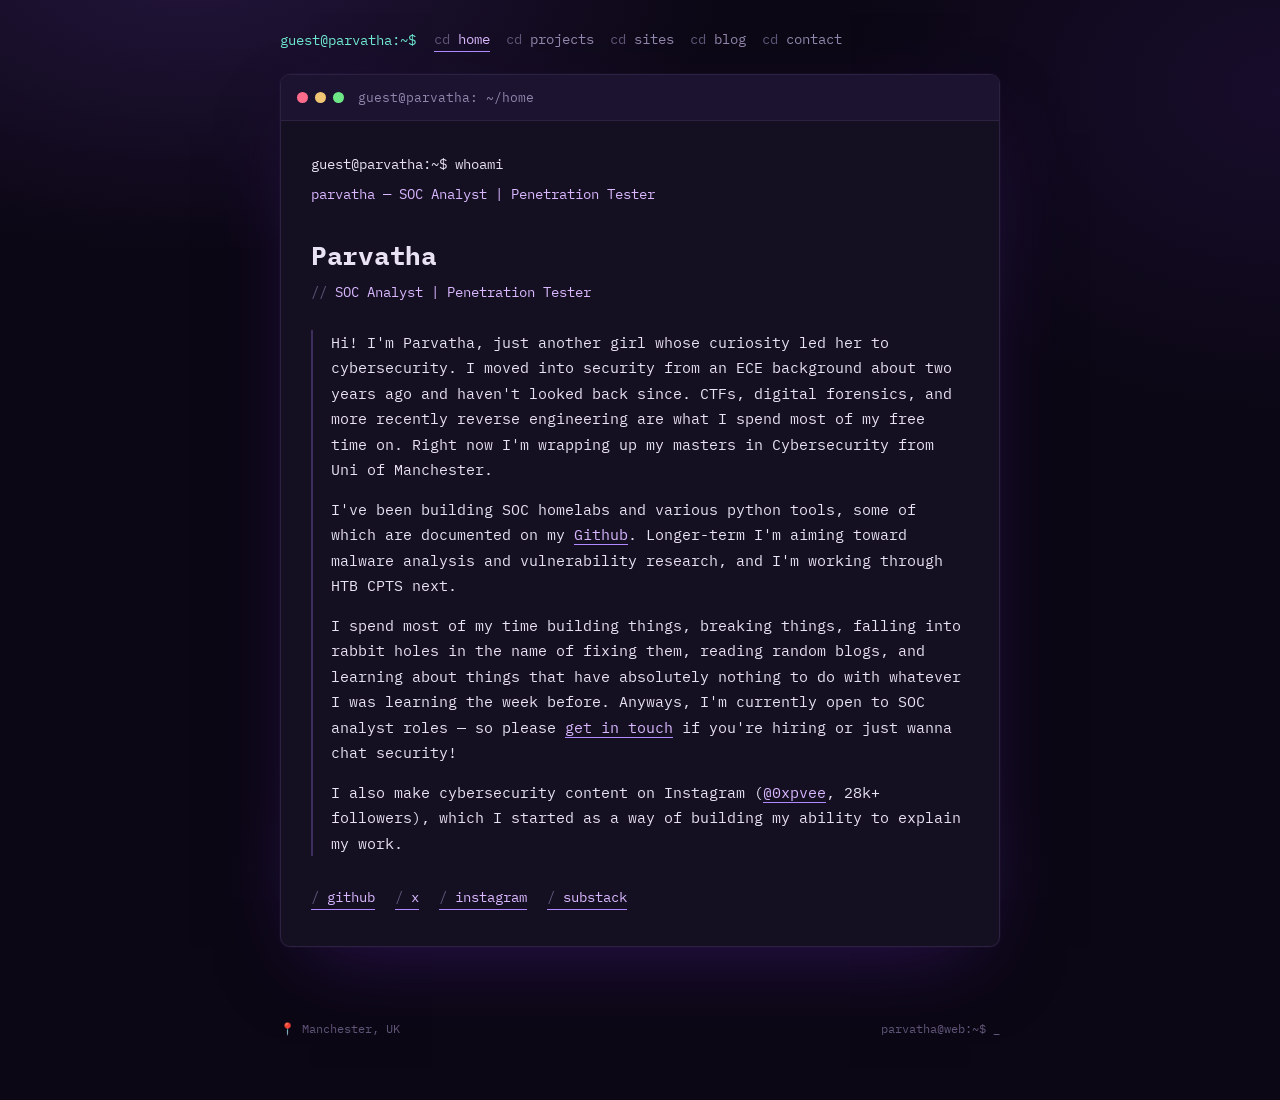
<file: index.html>
<!DOCTYPE html>
<html lang="en">
<head>
<meta charset="UTF-8">
<meta name="viewport" content="width=device-width, initial-scale=1.0">
<title>Parvatha · Cybersecurity</title>
<meta name="description" content="Parvatha — SOC Analyst | Penetration Tester">
<link rel="stylesheet" href="style.css">
</head>
<body>

  <nav class="termnav">
    <span class="prompt">guest@parvatha:~$</span>
    <div class="cmds">
      <a href="index.html" class="active">home</a>
      <a href="projects.html">projects</a>
      <a href="sites.html">sites</a>
      <a href="blog.html">blog</a>
      <a href="contact.html">contact</a>
    </div>
  </nav>

  <div class="wrap">
    <div class="term-frame">
      <div class="term-titlebar">
        <div class="term-dots"><span></span><span></span><span></span></div>
        <div class="fname">guest@parvatha: ~/home</div>
      </div>
      <div class="term-body">

        <div class="boot" id="boot"></div>

        <div id="content" style="opacity:0; transition: opacity .4s ease;">
          <h1>Parvatha</h1>
          <div class="role">SOC Analyst | Penetration Tester</div>

          <section class="prose-block">
            <p>Hi! I'm Parvatha, just another girl whose curiosity led her to cybersecurity. I moved into security from an ECE background about two years ago and haven't looked back since. CTFs, digital forensics, and more recently reverse engineering are what I spend most of my free time on. Right now I'm wrapping up my masters in Cybersecurity from Uni of Manchester.</p>
            <p>I've been building SOC homelabs and various python tools, some of which are documented on my <a href="https://github.com/parvathaa" target="_blank" rel="noopener">Github</a>. Longer-term I'm aiming toward malware analysis and vulnerability research, and I'm working through HTB CPTS next.</p>
            <p>I spend most of my time building things, breaking things, falling into rabbit holes in the name of fixing them, reading random blogs, and learning about things that have absolutely nothing to do with whatever I was learning the week before. Anyways, I'm currently open to SOC analyst roles — so please <a href="https://p4rvatha.com/contact">get in touch</a> if you're hiring or just wanna chat security!</p>
            <p>I also make cybersecurity content on Instagram (<a href="https://www.instagram.com/0xpvee/" target="_blank" rel="noopener">@0xpvee</a>, 28k+ followers), which I started as a way of building my ability to explain my work.</p>
          </section>

          <div class="links">
            <a href="https://github.com/parvathaa" target="_blank" rel="noopener">github</a>
            <a href="https://x.com/0xpvee" target="_blank" rel="noopener">x</a>
            <a href="https://www.instagram.com/0xpvee/" target="_blank" rel="noopener">instagram</a>
            <a href="https://substack.com/@0xpvee" target="_blank" rel="noopener">substack</a>
          </div>
        </div>

      </div>
    </div>
  </div>

  <footer>
    <span>📍 Manchester, UK</span>
    <span>parvatha@web:~$ <span class="cursor-blink">_</span></span>
  </footer>

<script>
(function(){
  var lines = [
    { type: "in",  text: "whoami" },
    { type: "out", text: "parvatha — SOC Analyst | Penetration Tester" }
  ];
  var boot = document.getElementById('boot');
  var content = document.getElementById('content');

  function prefix(type){
    return type === "in"
      ? '<span class="in">guest@parvatha:~$</span> '
      : '';
  }

  function typeLine(i){
    if(i >= lines.length){
      content.style.opacity = 1;
      return;
    }
    var l = lines[i];
    var el = document.createElement('div');
    el.className = 'line ' + l.type;
    el.style.animationDelay = '0s';
    boot.appendChild(el);

    var full = prefix(l.type) + '<span class="typed"></span>';
    el.innerHTML = full;
    var typedEl = el.querySelector('.typed');
    var chars = l.text.split('');
    var ci = 0;

    function step(){
      if(ci <= chars.length){
        typedEl.textContent = chars.slice(0, ci).join('');
        ci++;
        setTimeout(step, l.type === 'in' ? 28 : 10);
      } else {
        setTimeout(function(){ typeLine(i+1); }, l.type === 'in' ? 120 : 260);
      }
    }
    step();
  }

  typeLine(0);
})();
</script>

<!-- Cloudflare Web Analytics --><script type='module' src='https://static.cloudflareinsights.com/beacon.min.js' data-cf-beacon='{"token": "0a25250b7298408ea5e48ab88077b7f2"}'></script><!-- End Cloudflare Web Analytics -->
</body>
</html>
</file>
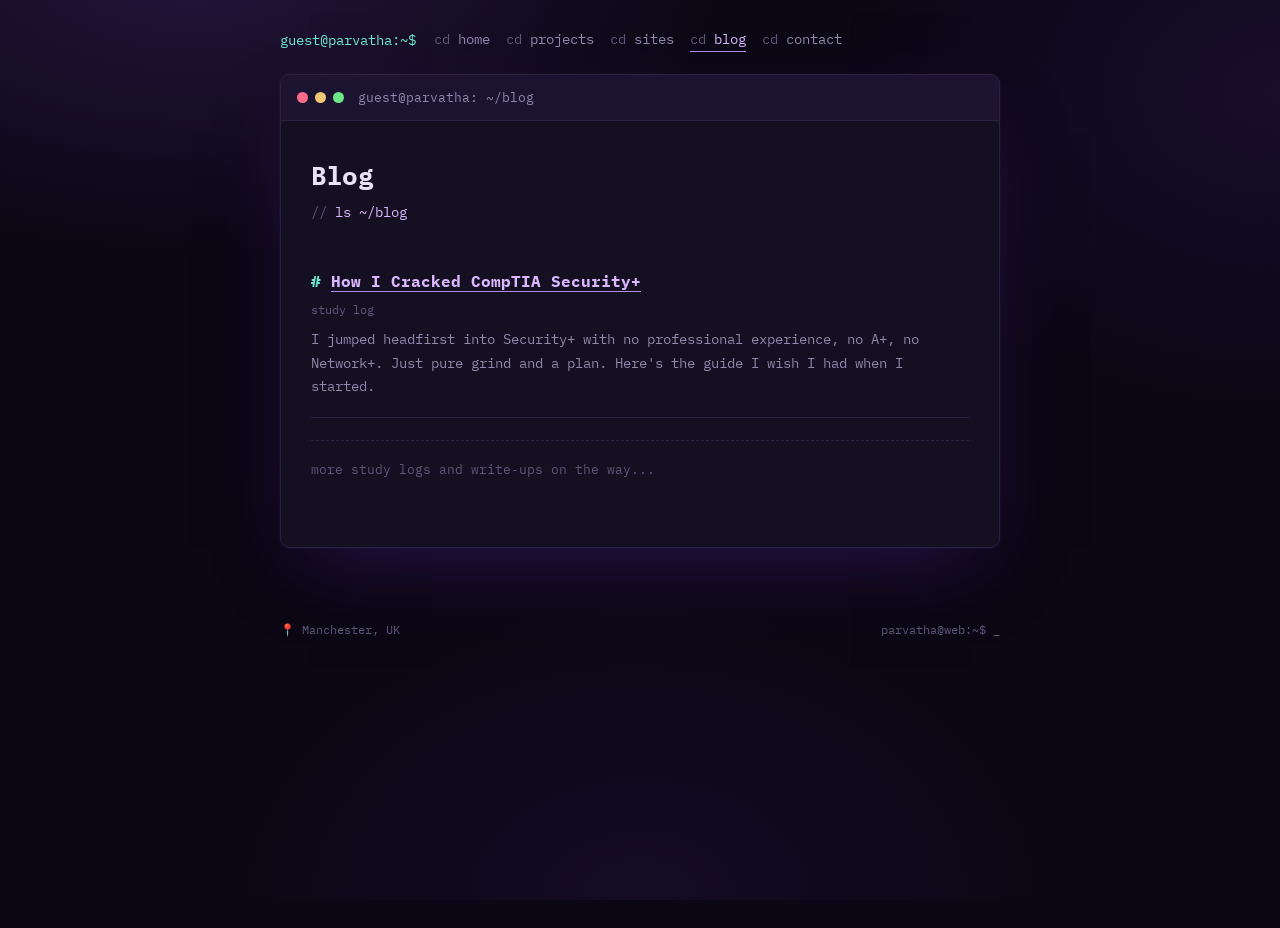
<file: blog.html>
<!DOCTYPE html>
<html lang="en">
<head>
<meta charset="UTF-8">
<meta name="viewport" content="width=device-width, initial-scale=1.0">
<title>Blog · Parvatha</title>
<link rel="stylesheet" href="style.css">
</head>
<body>

  <nav class="termnav">
    <span class="prompt">guest@parvatha:~$</span>
    <div class="cmds">
      <a href="index.html">home</a>
      <a href="projects.html">projects</a>
      <a href="sites.html">sites</a>
      <a href="blog.html" class="active">blog</a>
      <a href="contact.html">contact</a>
    </div>
  </nav>

  <div class="wrap">
    <div class="term-frame">
      <div class="term-titlebar">
        <div class="term-dots"><span></span><span></span><span></span></div>
        <div class="fname">guest@parvatha: ~/blog</div>
      </div>
      <div class="term-body">

        <h1>Blog</h1>
        <div class="role">ls ~/blog</div>

        <section>
          <div class="post-item">
            <h2><a href="blog-security-plus.html">How I Cracked CompTIA Security+</a></h2>
            <div class="meta">study log</div>
            <p>I jumped headfirst into Security+ with no professional experience, no A+, no Network+. Just pure grind and a plan. Here's the guide I wish I had when I started.</p>
          </div>

          <div class="soon">more study logs and write-ups on the way...</div>
        </section>

      </div>
    </div>
  </div>

  <footer>
    <span>📍 Manchester, UK</span>
    <span>parvatha@web:~$ <span class="cursor-blink">_</span></span>
  </footer>

</body>
</html>
</file>
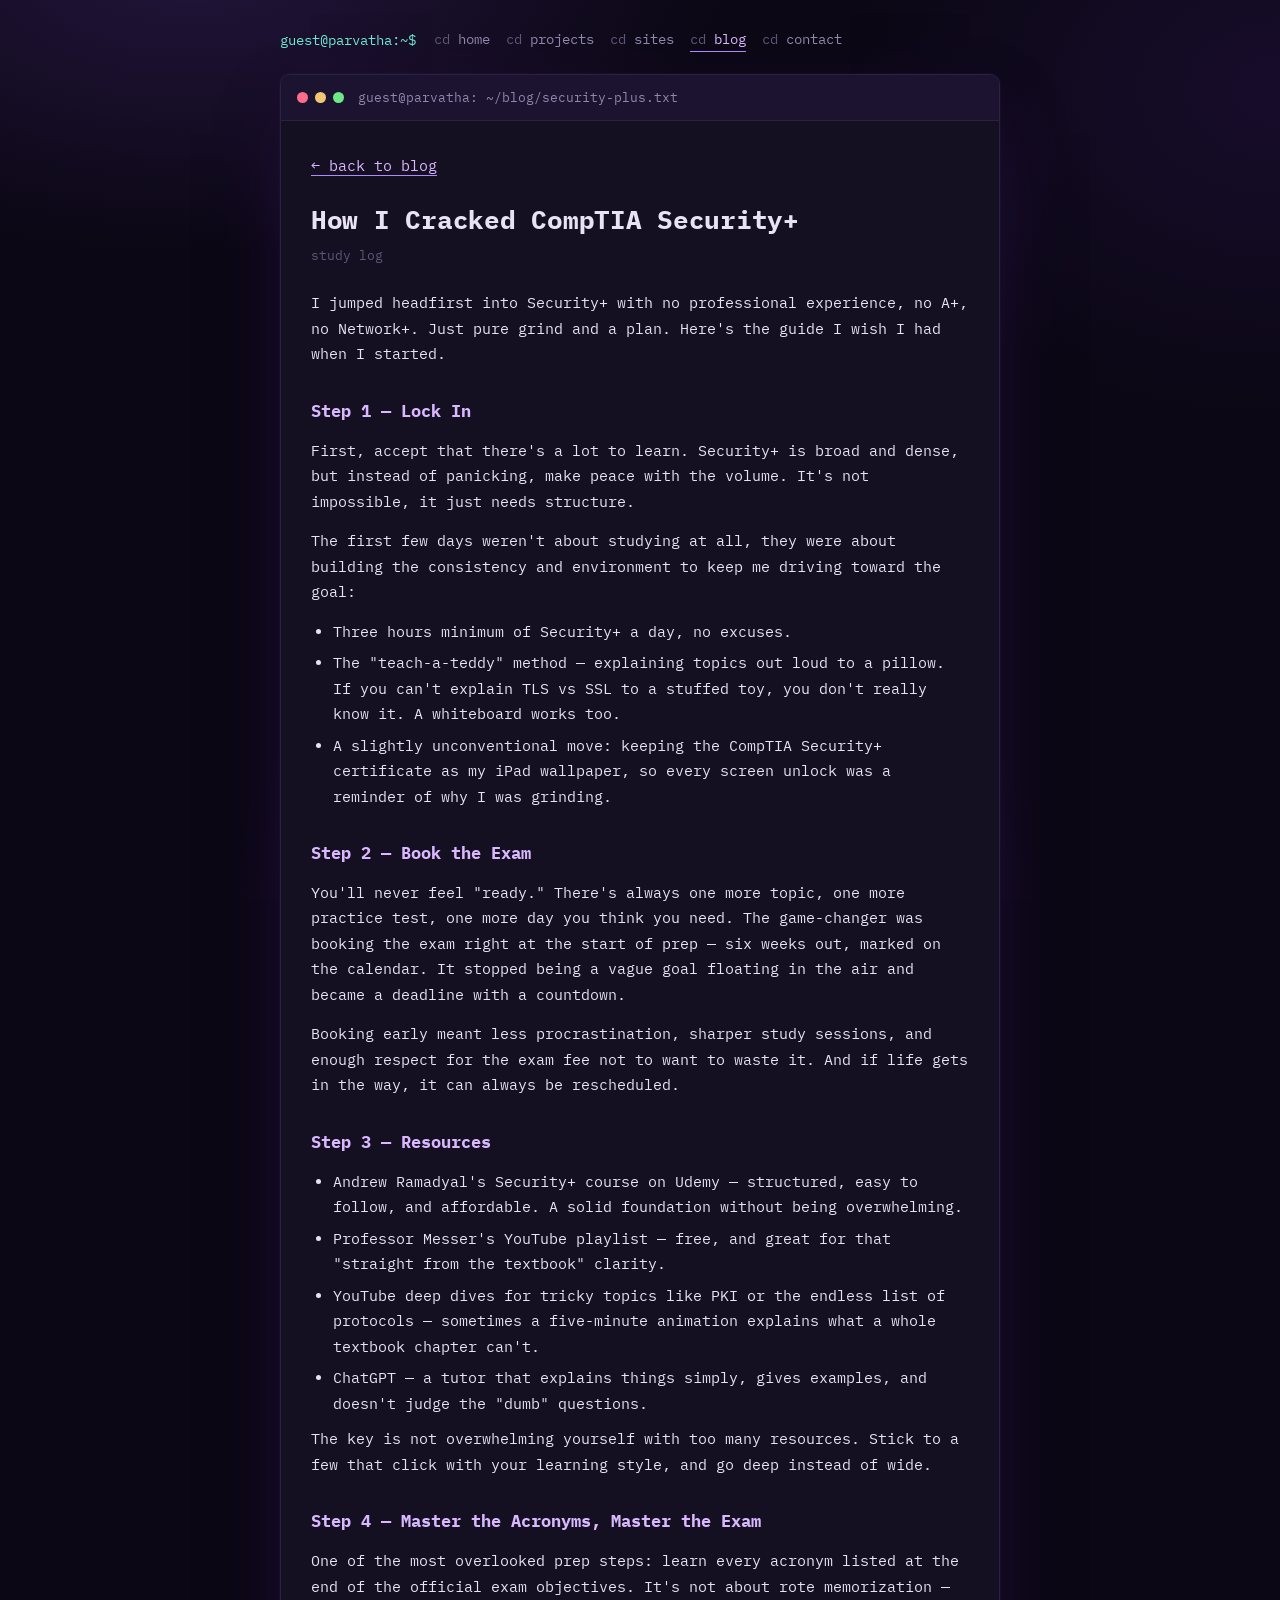
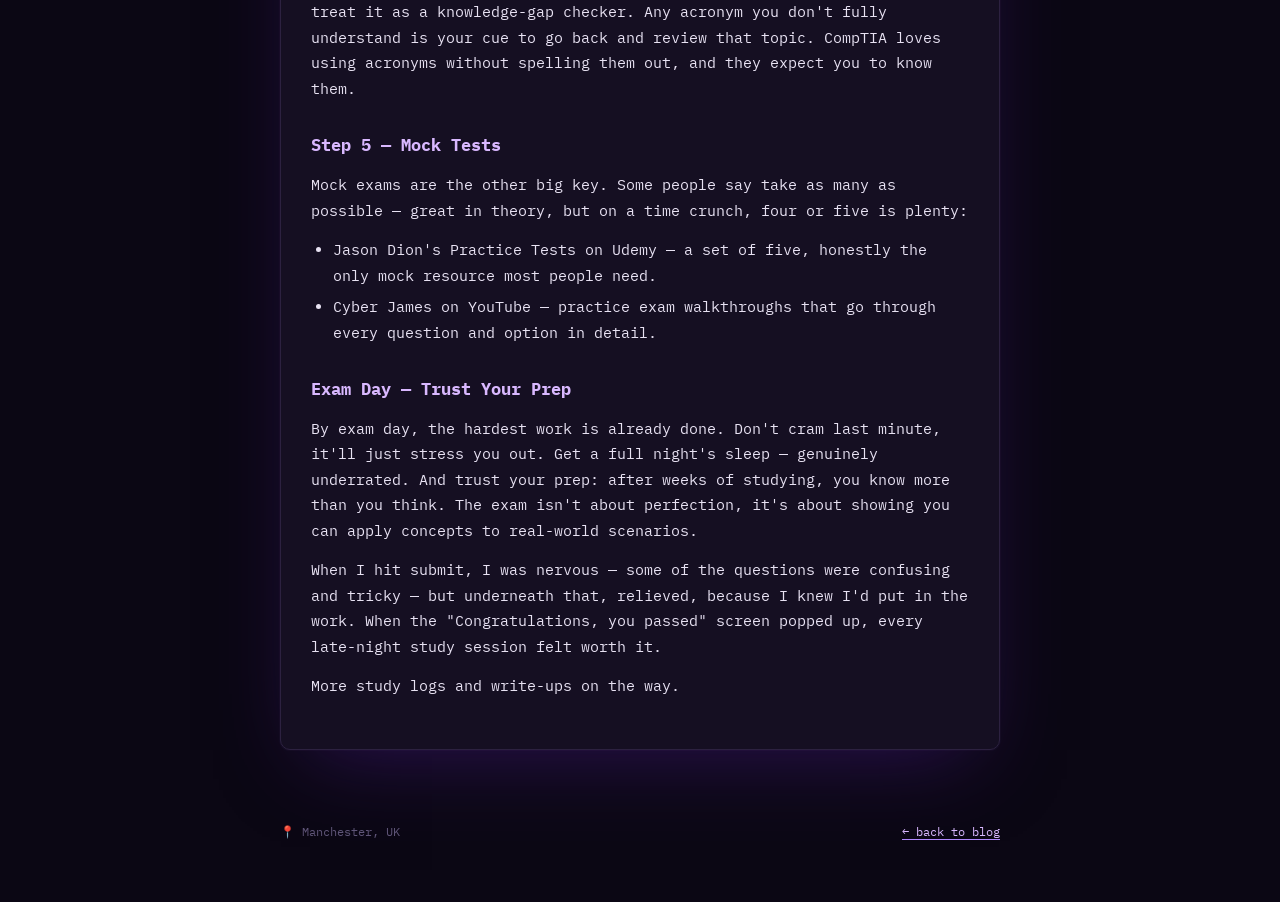
<file: blogsecurityplus.html>
<!DOCTYPE html>
<html lang="en">
<head>
<meta charset="UTF-8">
<meta name="viewport" content="width=device-width, initial-scale=1.0">
<title>How I Cracked CompTIA Security+ · Parvatha</title>
<link rel="stylesheet" href="style.css">
</head>
<body>

  <nav class="termnav">
    <span class="prompt">guest@parvatha:~$</span>
    <div class="cmds">
      <a href="index.html">home</a>
      <a href="projects.html">projects</a>
      <a href="sites.html">sites</a>
      <a href="blog.html" class="active">blog</a>
      <a href="contact.html">contact</a>
    </div>
  </nav>

  <div class="wrap">
    <div class="term-frame">
      <div class="term-titlebar">
        <div class="term-dots"><span></span><span></span><span></span></div>
        <div class="fname">guest@parvatha: ~/blog/security-plus.txt</div>
      </div>
      <div class="term-body">

        <div style="margin-bottom:18px;"><a href="blog.html">← back to blog</a></div>

        <h1>How I Cracked CompTIA Security+</h1>
        <div class="post-meta">study log</div>

        <div class="post">
          <p>I jumped headfirst into Security+ with no professional experience, no A+, no Network+. Just pure grind and a plan. Here's the guide I wish I had when I started.</p>

          <h2>Step 1 — Lock In</h2>
          <p>First, accept that there's a lot to learn. Security+ is broad and dense, but instead of panicking, make peace with the volume. It's not impossible, it just needs structure.</p>
          <p>The first few days weren't about studying at all, they were about building the consistency and environment to keep me driving toward the goal:</p>
          <ul>
            <li>Three hours minimum of Security+ a day, no excuses.</li>
            <li>The "teach-a-teddy" method — explaining topics out loud to a pillow. If you can't explain TLS vs SSL to a stuffed toy, you don't really know it. A whiteboard works too.</li>
            <li>A slightly unconventional move: keeping the CompTIA Security+ certificate as my iPad wallpaper, so every screen unlock was a reminder of why I was grinding.</li>
          </ul>

          <h2>Step 2 — Book the Exam</h2>
          <p>You'll never feel "ready." There's always one more topic, one more practice test, one more day you think you need. The game-changer was booking the exam right at the start of prep — six weeks out, marked on the calendar. It stopped being a vague goal floating in the air and became a deadline with a countdown.</p>
          <p>Booking early meant less procrastination, sharper study sessions, and enough respect for the exam fee not to want to waste it. And if life gets in the way, it can always be rescheduled.</p>

          <h2>Step 3 — Resources</h2>
          <ul>
            <li>Andrew Ramadyal's Security+ course on Udemy — structured, easy to follow, and affordable. A solid foundation without being overwhelming.</li>
            <li>Professor Messer's YouTube playlist — free, and great for that "straight from the textbook" clarity.</li>
            <li>YouTube deep dives for tricky topics like PKI or the endless list of protocols — sometimes a five-minute animation explains what a whole textbook chapter can't.</li>
            <li>ChatGPT — a tutor that explains things simply, gives examples, and doesn't judge the "dumb" questions.</li>
          </ul>
          <p>The key is not overwhelming yourself with too many resources. Stick to a few that click with your learning style, and go deep instead of wide.</p>

          <h2>Step 4 — Master the Acronyms, Master the Exam</h2>
          <p>One of the most overlooked prep steps: learn every acronym listed at the end of the official exam objectives. It's not about rote memorization — treat it as a knowledge-gap checker. Any acronym you don't fully understand is your cue to go back and review that topic. CompTIA loves using acronyms without spelling them out, and they expect you to know them.</p>

          <h2>Step 5 — Mock Tests</h2>
          <p>Mock exams are the other big key. Some people say take as many as possible — great in theory, but on a time crunch, four or five is plenty:</p>
          <ul>
            <li>Jason Dion's Practice Tests on Udemy — a set of five, honestly the only mock resource most people need.</li>
            <li>Cyber James on YouTube — practice exam walkthroughs that go through every question and option in detail.</li>
          </ul>

          <h2>Exam Day — Trust Your Prep</h2>
          <p>By exam day, the hardest work is already done. Don't cram last minute, it'll just stress you out. Get a full night's sleep — genuinely underrated. And trust your prep: after weeks of studying, you know more than you think. The exam isn't about perfection, it's about showing you can apply concepts to real-world scenarios.</p>
          <p>When I hit submit, I was nervous — some of the questions were confusing and tricky — but underneath that, relieved, because I knew I'd put in the work. When the "Congratulations, you passed" screen popped up, every late-night study session felt worth it.</p>
          <p>More study logs and write-ups on the way.</p>
        </div>

      </div>
    </div>
  </div>

  <footer>
    <span>📍 Manchester, UK</span>
    <span><a href="blog.html">← back to blog</a></span>
  </footer>

</body>
</html>
</file>
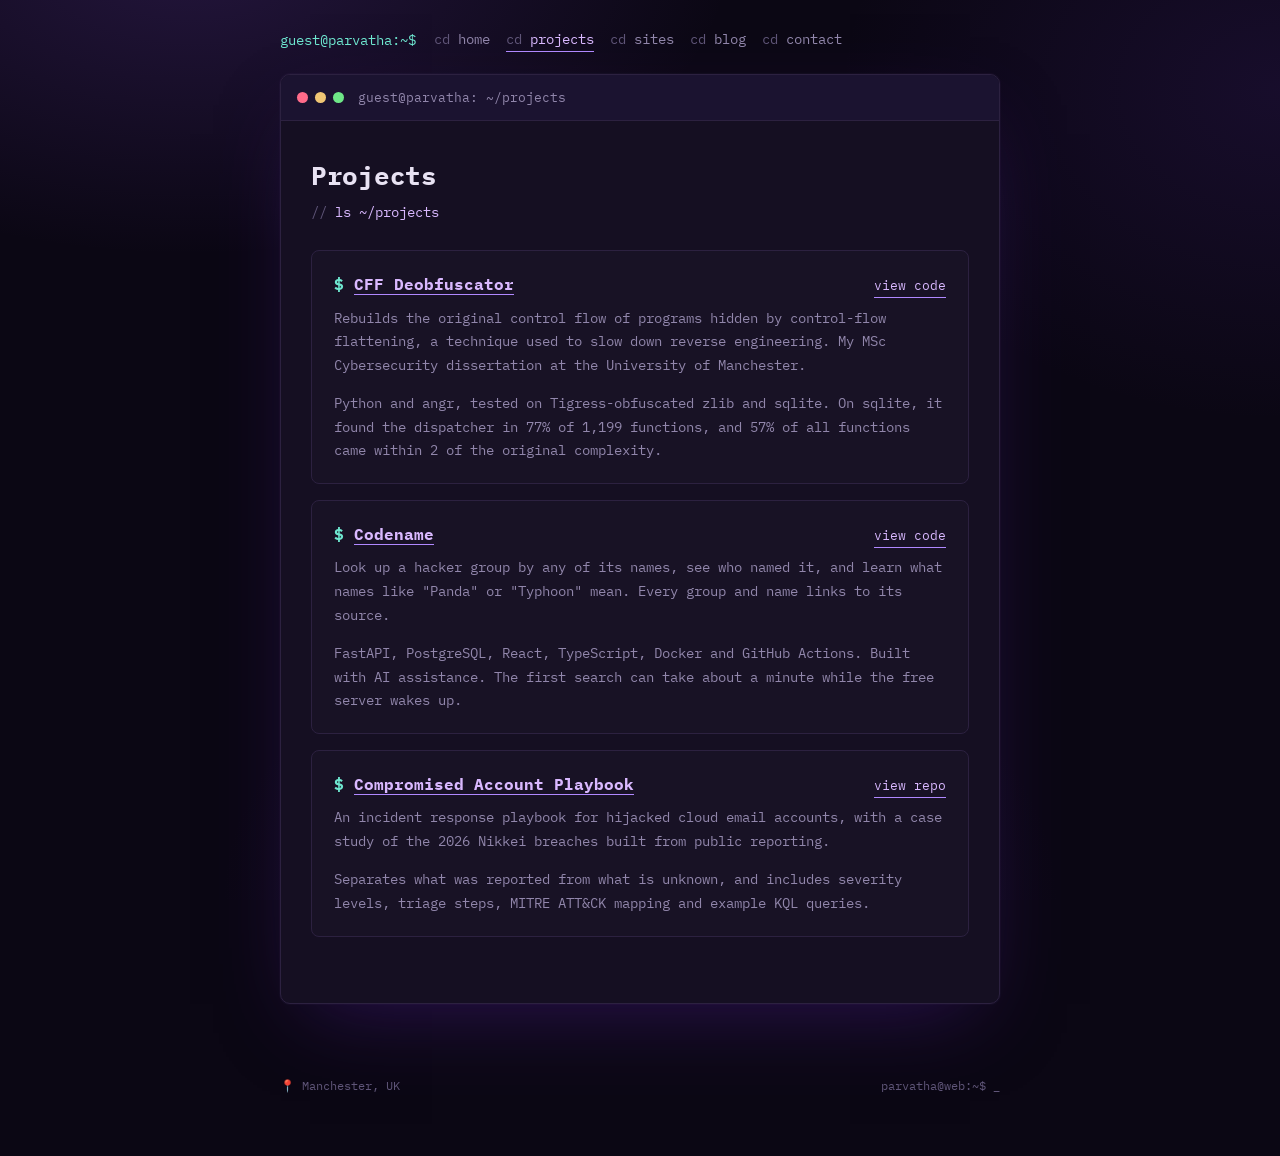
<file: projects.html>
<!DOCTYPE html>
<html lang="en">
<head>
  <meta charset="UTF-8">
  <meta name="viewport" content="width=device-width, initial-scale=1.0">
  <title>Parvatha · Projects</title>
  <link rel="stylesheet" href="style.css">
</head>
<body>

  <nav class="termnav">
    <span class="prompt">guest@parvatha:~$</span>
    <div class="cmds">
      <a href="index.html">home</a>
      <a href="projects.html" class="active">projects</a>
      <a href="sites.html">sites</a>
      <a href="blog.html">blog</a>
      <a href="contact.html">contact</a>
    </div>
  </nav>

  <div class="wrap">
    <div class="term-frame">
      <div class="term-titlebar">
        <div class="term-dots"><span></span><span></span><span></span></div>
        <div class="fname">guest@parvatha: ~/projects</div>
      </div>
      <div class="term-body">

        <h1>Projects</h1>
        <div class="role">ls ~/projects</div>

        <section>
          <div class="card">
            <div class="card-head">
              <h2><a href="https://github.com/parvathaa/cff-deobfuscator" target="_blank" rel="noopener">CFF Deobfuscator</a></h2>
              <a class="repo-link" href="https://github.com/parvathaa/cff-deobfuscator" target="_blank" rel="noopener">view code</a>
            </div>
            <p>Rebuilds the original control flow of programs hidden by control-flow flattening, a technique used to slow down reverse engineering. My MSc Cybersecurity dissertation at the University of Manchester.</p>
            <p>Python and angr, tested on Tigress-obfuscated zlib and sqlite. On sqlite, it found the dispatcher in 77% of 1,199 functions, and 57% of all functions came within 2 of the original complexity.</p>
          </div>

          <div class="card">
            <div class="card-head">
              <h2><a href="https://codename-lookup.netlify.app" target="_blank" rel="noopener">Codename</a></h2>
              <a class="repo-link" href="https://github.com/parvathaa/codename" target="_blank" rel="noopener">view code</a>
            </div>
            <p>Look up a hacker group by any of its names, see who named it, and learn what names like "Panda" or "Typhoon" mean. Every group and name links to its source.</p>
            <p>FastAPI, PostgreSQL, React, TypeScript, Docker and GitHub Actions. Built with AI assistance. The first search can take about a minute while the free server wakes up.</p>
          </div>

          <div class="card">
            <div class="card-head">
              <h2><a href="https://github.com/parvathaa/soc-playbooks-portfolio/blob/main/playbook-compromised-account-nikkei-case-study.md" target="_blank" rel="noopener">Compromised Account Playbook</a></h2>
              <a class="repo-link" href="https://github.com/parvathaa/soc-playbooks-portfolio" target="_blank" rel="noopener">view repo</a>
            </div>
            <p>An incident response playbook for hijacked cloud email accounts, with a case study of the 2026 Nikkei breaches built from public reporting.</p>
            <p>Separates what was reported from what is unknown, and includes severity levels, triage steps, MITRE ATT&amp;CK mapping and example KQL queries.</p>
          </div>
        </section>

      </div>
    </div>
  </div>

  <footer>
    <span>📍 Manchester, UK</span>
    <span>parvatha@web:~$ <span class="cursor-blink">_</span></span>
  </footer>

</body>
</html>
</file>
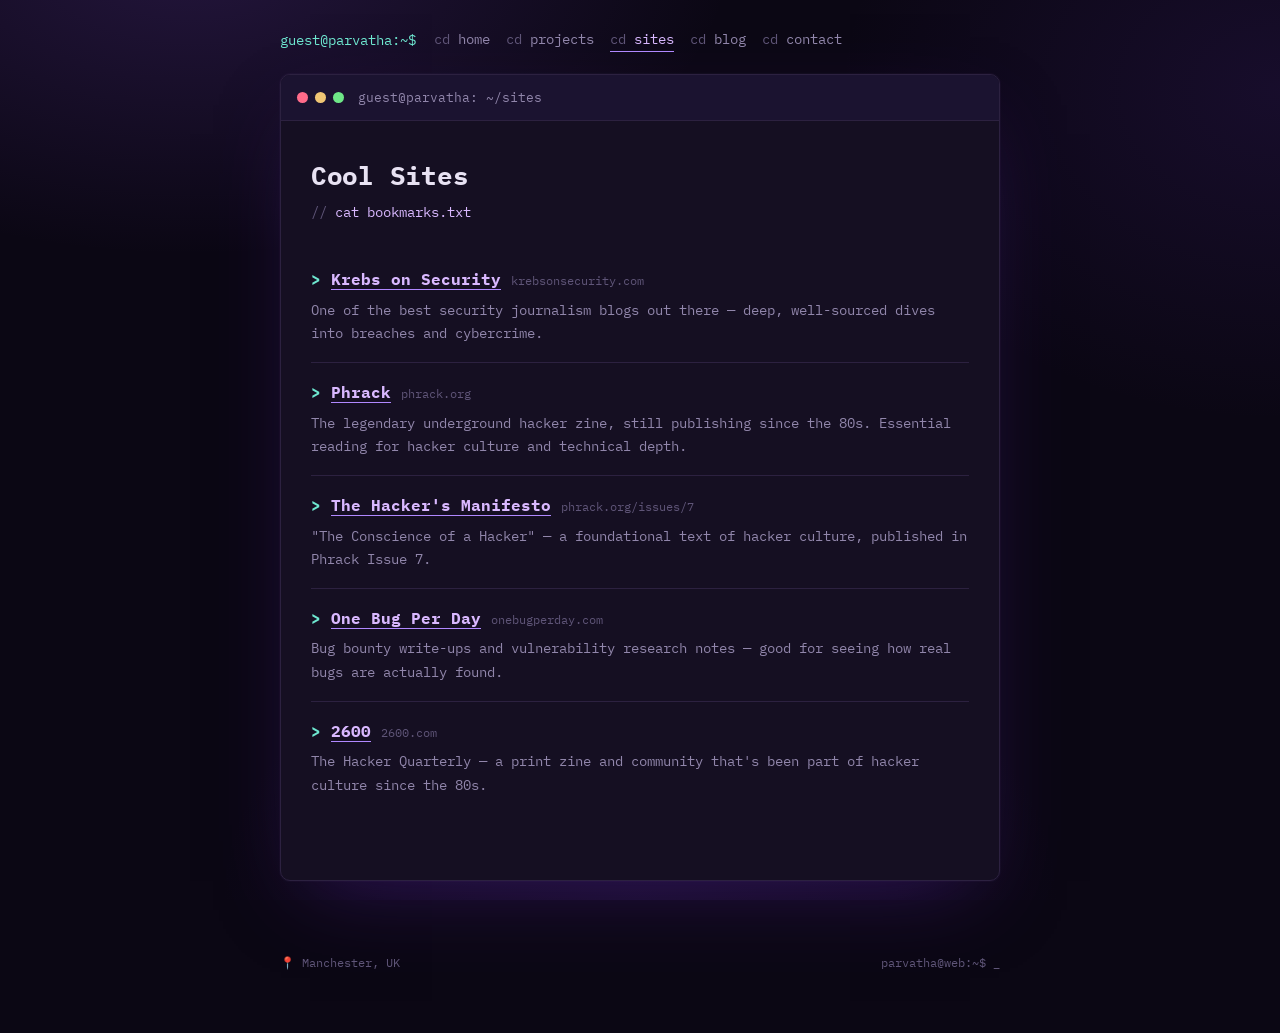
<file: sites.html>
<!DOCTYPE html>
<html lang="en">
<head>
<meta charset="UTF-8">
<meta name="viewport" content="width=device-width, initial-scale=1.0">
<title>Cool Sites · Parvatha</title>
<link rel="stylesheet" href="style.css">
</head>
<body>

  <nav class="termnav">
    <span class="prompt">guest@parvatha:~$</span>
    <div class="cmds">
      <a href="index.html">home</a>
      <a href="projects.html">projects</a>
      <a href="sites.html" class="active">sites</a>
      <a href="blog.html">blog</a>
      <a href="contact.html">contact</a>
    </div>
  </nav>

  <div class="wrap">
    <div class="term-frame">
      <div class="term-titlebar">
        <div class="term-dots"><span></span><span></span><span></span></div>
        <div class="fname">guest@parvatha: ~/sites</div>
      </div>
      <div class="term-body">

        <h1>Cool Sites</h1>
        <div class="role">cat bookmarks.txt</div>

        <section>

          <div class="site-item">
            <div class="site-head">
              <h2><a href="https://krebsonsecurity.com/" target="_blank" rel="noopener">Krebs on Security</a></h2>
              <span class="url">krebsonsecurity.com</span>
            </div>
            <p>One of the best security journalism blogs out there — deep, well-sourced dives into breaches and cybercrime.</p>
          </div>

          <div class="site-item">
            <div class="site-head">
              <h2><a href="https://phrack.org/" target="_blank" rel="noopener">Phrack</a></h2>
              <span class="url">phrack.org</span>
            </div>
            <p>The legendary underground hacker zine, still publishing since the 80s. Essential reading for hacker culture and technical depth.</p>
          </div>

          <div class="site-item">
            <div class="site-head">
              <h2><a href="https://phrack.org/issues/7/hackers-manifesto" target="_blank" rel="noopener">The Hacker's Manifesto</a></h2>
              <span class="url">phrack.org/issues/7</span>
            </div>
            <p>"The Conscience of a Hacker" — a foundational text of hacker culture, published in Phrack Issue 7.</p>
          </div>

          <div class="site-item">
            <div class="site-head">
              <h2><a href="https://www.onebugperday.com/" target="_blank" rel="noopener">One Bug Per Day</a></h2>
              <span class="url">onebugperday.com</span>
            </div>
            <p>Bug bounty write-ups and vulnerability research notes — good for seeing how real bugs are actually found.</p>
          </div>

          <div class="site-item">
            <div class="site-head">
              <h2><a href="https://www.2600.com/" target="_blank" rel="noopener">2600</a></h2>
              <span class="url">2600.com</span>
            </div>
            <p>The Hacker Quarterly — a print zine and community that's been part of hacker culture since the 80s.</p>
          </div>

        </section>

      </div>
    </div>
  </div>

  <footer>
    <span>📍 Manchester, UK</span>
    <span>parvatha@web:~$ <span class="cursor-blink">_</span></span>
  </footer>

</body>
</html>
</file>
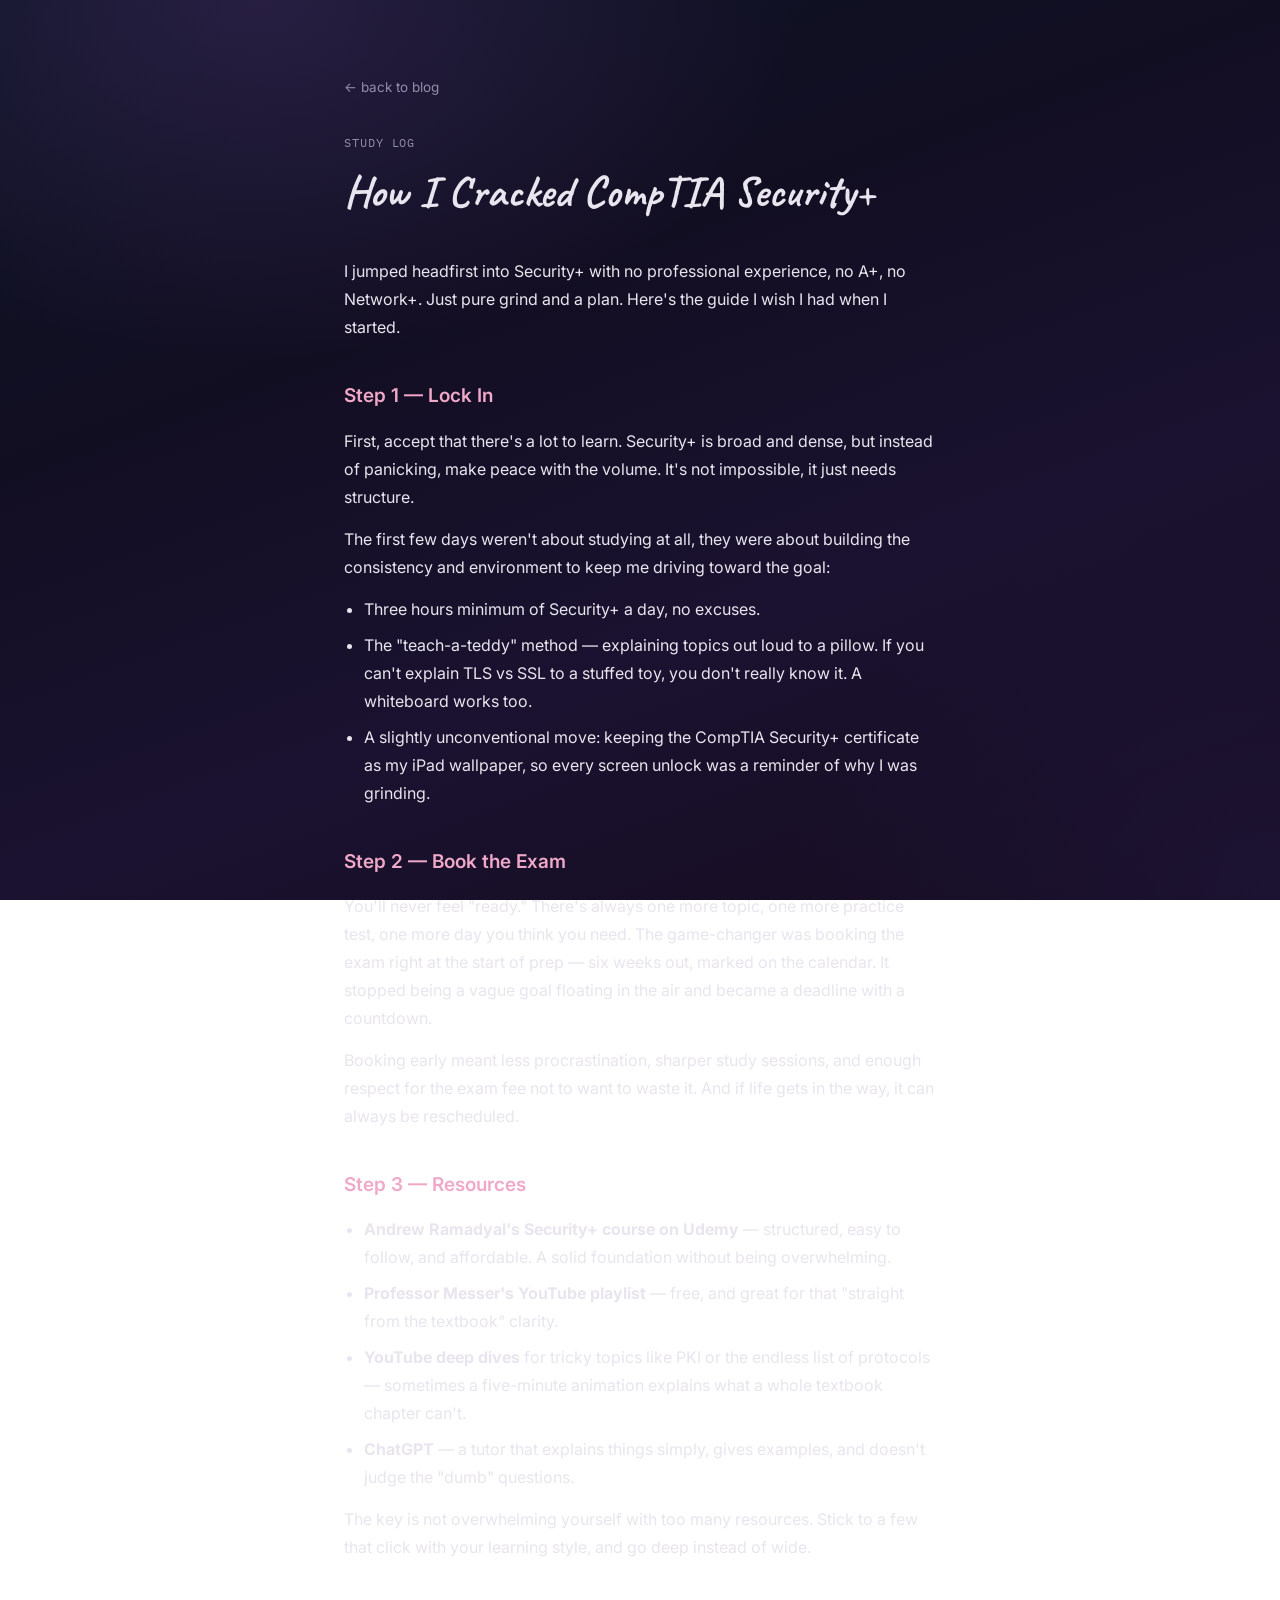
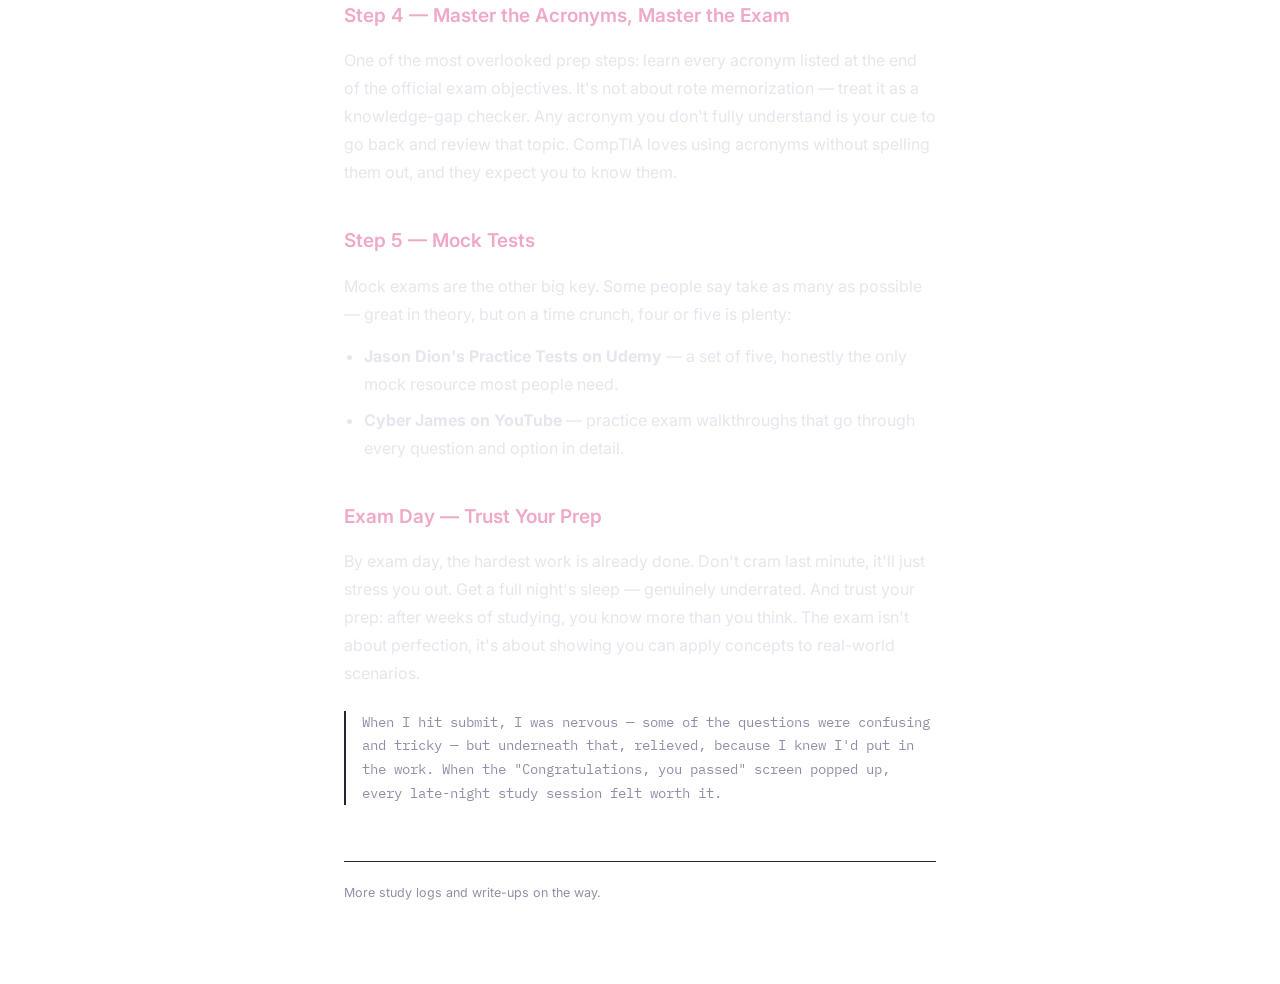
<file: blog/how-i-cracked-security-plus.html>
<!DOCTYPE html>
<html lang="en">
<head>
<meta charset="UTF-8">
<meta name="viewport" content="width=device-width, initial-scale=1.0">
<title>How I Cracked CompTIA Security+ · Parvatha Varshini</title>
<meta name="description" content="How I passed CompTIA Security+ with no A+, no Network+, and no professional experience.">
<style>
  @import url('https://fonts.googleapis.com/css2?family=Caveat:wght@600;700&family=Inter:wght@400;500;600&family=IBM+Plex+Mono:wght@400;500&display=swap');

  :root{
    --bg: #100b19;
    --surface: #1a1226;
    --line: #2c2038;
    --text: #e8e5ee;
    --text-muted: #948da8;
    --accent: #f0a8c9;
    --accent-dim: #b5789f;
  }

  *{ box-sizing:border-box; margin:0; padding:0; }
  html{ scroll-behavior:smooth; }

  body{
    background:
      radial-gradient(ellipse 900px 600px at 20% 0%, rgba(60,40,90,0.55), transparent 60%),
      radial-gradient(ellipse 900px 700px at 100% 100%, rgba(35,25,70,0.5), transparent 55%),
      linear-gradient(160deg, #0c1424 0%, #120e22 35%, #1a1230 65%, #150c1e 100%);
    background-attachment: fixed;
    color:var(--text);
    font-family:'Inter', sans-serif;
    line-height:1.75;
    font-size:16px;
    -webkit-font-smoothing:antialiased;
    min-height:100vh;
  }

  .wrap{
    max-width:640px;
    margin:0 auto;
    padding:72px 24px 80px;
  }

  .back{
    display:inline-block;
    font-family:'Inter', sans-serif;
    font-size:13.5px;
    color:var(--text-muted);
    text-decoration:none;
    border-bottom:1px solid transparent;
    margin-bottom:32px;
  }
  .back:hover{ color:var(--accent); border-color:var(--accent); }

  header{ margin-bottom:40px; }

  .post-date{
    font-family:'IBM Plex Mono', monospace;
    font-size:11.5px;
    color:var(--text-muted);
    letter-spacing:0.08em;
    text-transform:uppercase;
    margin-bottom:14px;
  }

  h1{
    font-family:'Caveat', cursive;
    font-weight:700;
    font-size:44px;
    line-height:1.15;
    color:var(--text);
  }

  article h2{
    font-family:'Inter', sans-serif;
    font-weight:600;
    font-size:19px;
    color:var(--accent);
    margin-top:38px;
    margin-bottom:14px;
  }

  article p{ color:var(--text); margin-bottom:14px; }

  article ul{
    margin:0 0 14px 0;
    padding-left:20px;
    color:var(--text);
  }
  article li{ margin-bottom:8px; }

  article a{
    color:var(--text);
    border-bottom:1px solid var(--accent-dim);
    text-decoration:none;
  }
  article a:hover{ color:var(--accent); border-color:var(--accent); }

  .callout{
    font-family:'IBM Plex Mono', monospace;
    font-size:13.5px;
    color:var(--text-muted);
    border-left:2px solid var(--line);
    padding-left:16px;
    margin:24px 0;
  }

  footer{
    margin-top:56px;
    padding-top:20px;
    border-top:1px solid var(--line);
    font-family:'Inter', sans-serif;
    font-size:12.5px;
    color:var(--text-muted);
  }

  @media (max-width:480px){
    .wrap{ padding:48px 18px 60px; }
    h1{ font-size:34px; }
  }
</style>
</head>
<body>
  <div class="wrap">

    <a class="back" href="/blog/">← back to blog</a>

    <header>
      <div class="post-date">Study Log</div>
      <h1>How I Cracked CompTIA Security+</h1>
    </header>

    <article>
      <p>I jumped headfirst into Security+ with no professional experience, no A+, no Network+. Just pure grind and a plan. Here's the guide I wish I had when I started.</p>

      <h2>Step 1 — Lock In</h2>
      <p>First, accept that there's a lot to learn. Security+ is broad and dense, but instead of panicking, make peace with the volume. It's not impossible, it just needs structure.</p>
      <p>The first few days weren't about studying at all, they were about building the consistency and environment to keep me driving toward the goal:</p>
      <ul>
        <li>Three hours minimum of Security+ a day, no excuses.</li>
        <li>The "teach-a-teddy" method — explaining topics out loud to a pillow. If you can't explain TLS vs SSL to a stuffed toy, you don't really know it. A whiteboard works too.</li>
        <li>A slightly unconventional move: keeping the CompTIA Security+ certificate as my iPad wallpaper, so every screen unlock was a reminder of why I was grinding.</li>
      </ul>

      <h2>Step 2 — Book the Exam</h2>
      <p>You'll never feel "ready." There's always one more topic, one more practice test, one more day you think you need. The game-changer was booking the exam right at the start of prep — six weeks out, marked on the calendar. It stopped being a vague goal floating in the air and became a deadline with a countdown.</p>
      <p>Booking early meant less procrastination, sharper study sessions, and enough respect for the exam fee not to want to waste it. And if life gets in the way, it can always be rescheduled.</p>

      <h2>Step 3 — Resources</h2>
      <ul>
        <li><strong>Andrew Ramadyal's Security+ course on Udemy</strong> — structured, easy to follow, and affordable. A solid foundation without being overwhelming.</li>
        <li><strong>Professor Messer's YouTube playlist</strong> — free, and great for that "straight from the textbook" clarity.</li>
        <li><strong>YouTube deep dives</strong> for tricky topics like PKI or the endless list of protocols — sometimes a five-minute animation explains what a whole textbook chapter can't.</li>
        <li><strong>ChatGPT</strong> — a tutor that explains things simply, gives examples, and doesn't judge the "dumb" questions.</li>
      </ul>
      <p>The key is not overwhelming yourself with too many resources. Stick to a few that click with your learning style, and go deep instead of wide.</p>

      <h2>Step 4 — Master the Acronyms, Master the Exam</h2>
      <p>One of the most overlooked prep steps: learn every acronym listed at the end of the official exam objectives. It's not about rote memorization — treat it as a knowledge-gap checker. Any acronym you don't fully understand is your cue to go back and review that topic. CompTIA loves using acronyms without spelling them out, and they expect you to know them.</p>

      <h2>Step 5 — Mock Tests</h2>
      <p>Mock exams are the other big key. Some people say take as many as possible — great in theory, but on a time crunch, four or five is plenty:</p>
      <ul>
        <li><strong>Jason Dion's Practice Tests on Udemy</strong> — a set of five, honestly the only mock resource most people need.</li>
        <li><strong>Cyber James on YouTube</strong> — practice exam walkthroughs that go through every question and option in detail.</li>
      </ul>

      <h2>Exam Day — Trust Your Prep</h2>
      <p>By exam day, the hardest work is already done. Don't cram last minute, it'll just stress you out. Get a full night's sleep — genuinely underrated. And trust your prep: after weeks of studying, you know more than you think. The exam isn't about perfection, it's about showing you can apply concepts to real-world scenarios.</p>

      <div class="callout">When I hit submit, I was nervous — some of the questions were confusing and tricky — but underneath that, relieved, because I knew I'd put in the work. When the "Congratulations, you passed" screen popped up, every late-night study session felt worth it.</div>
    </article>

    <footer>
      <span>More study logs and write-ups on the way.</span>
    </footer>

  </div>
</body>
</html>
</file>
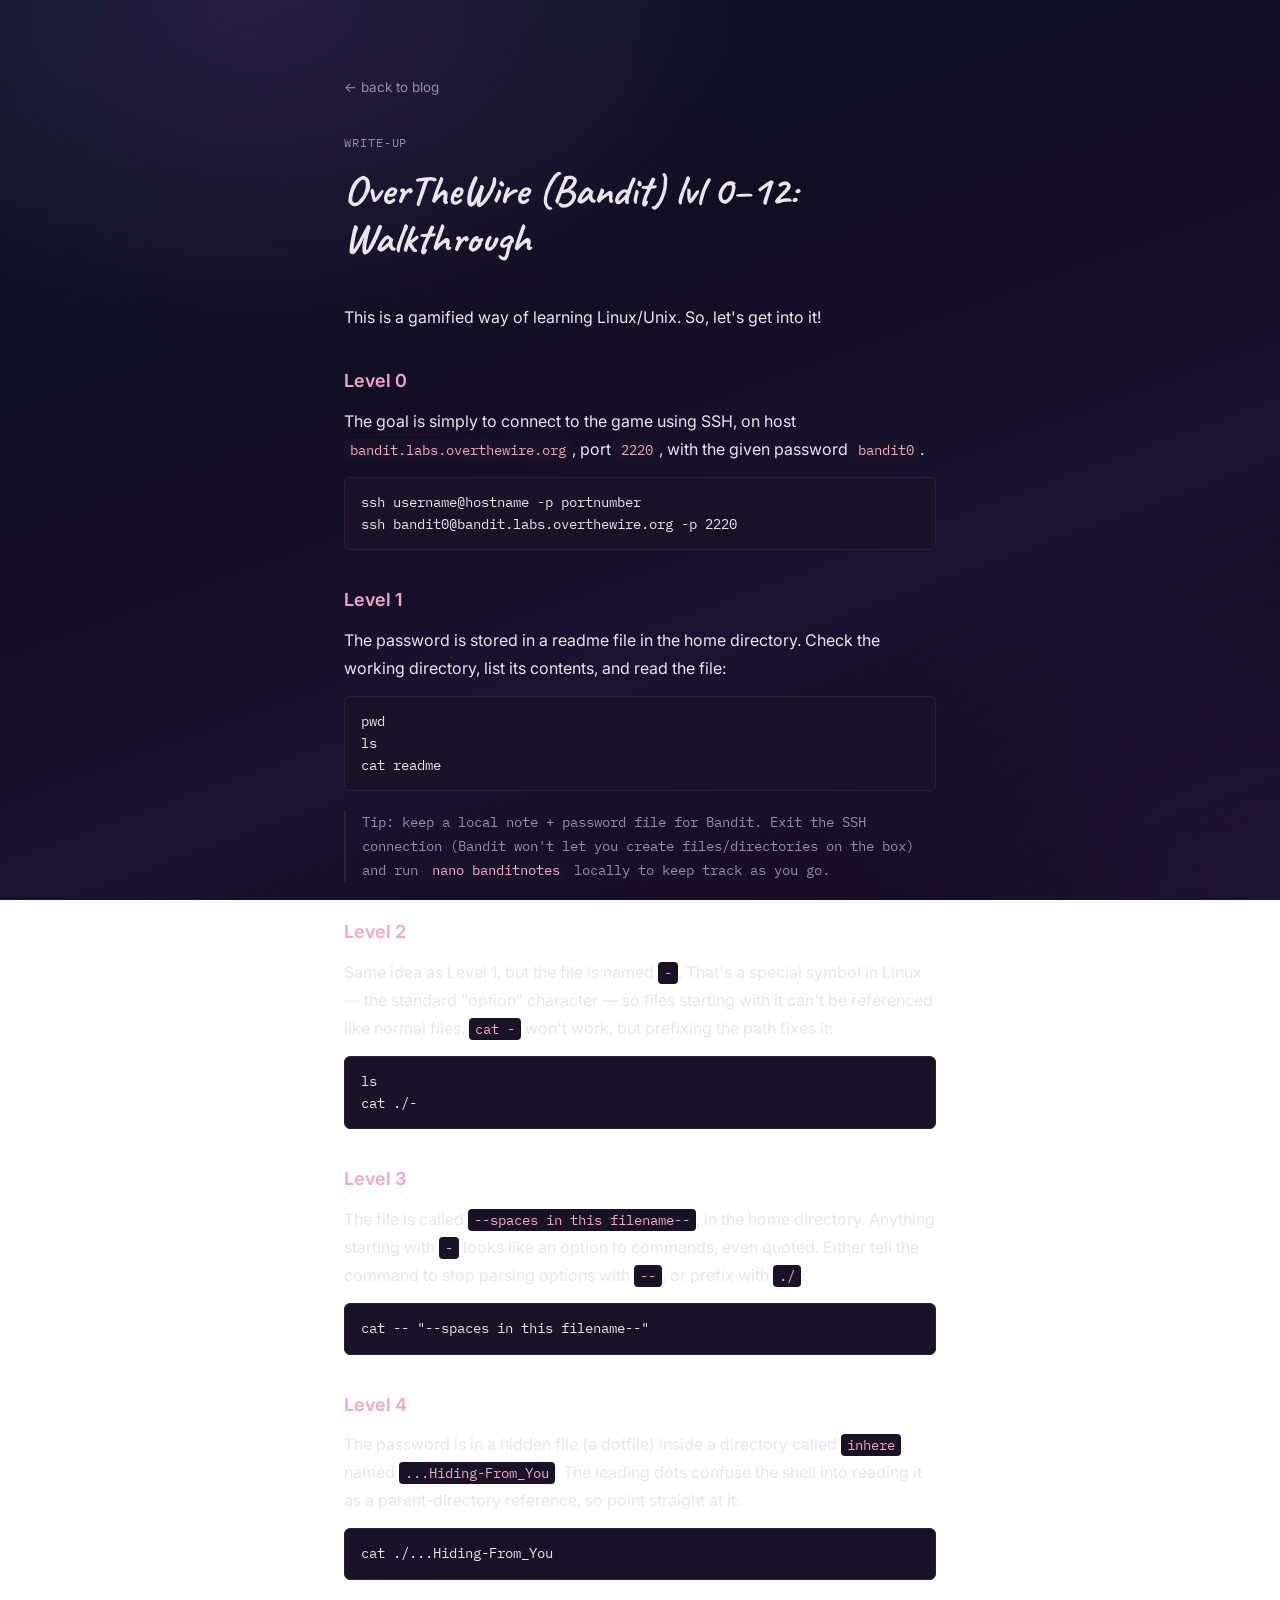
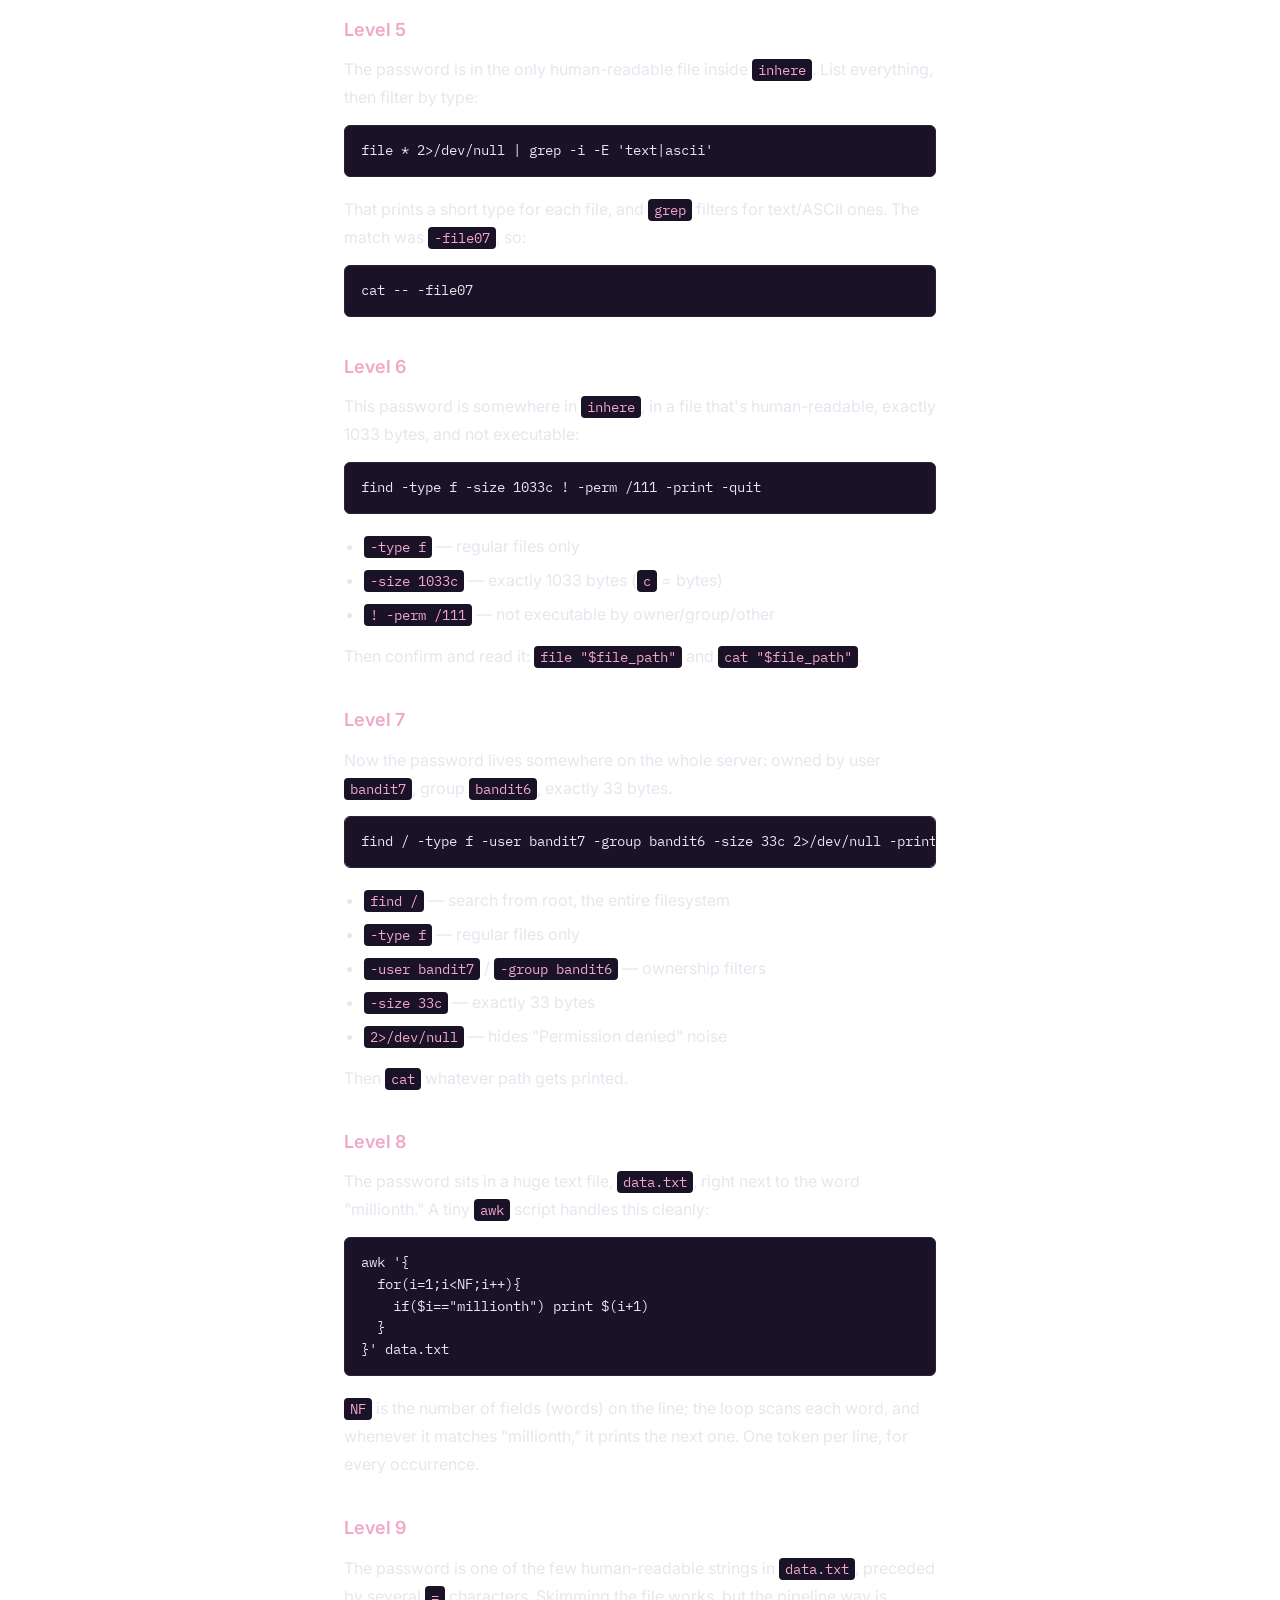
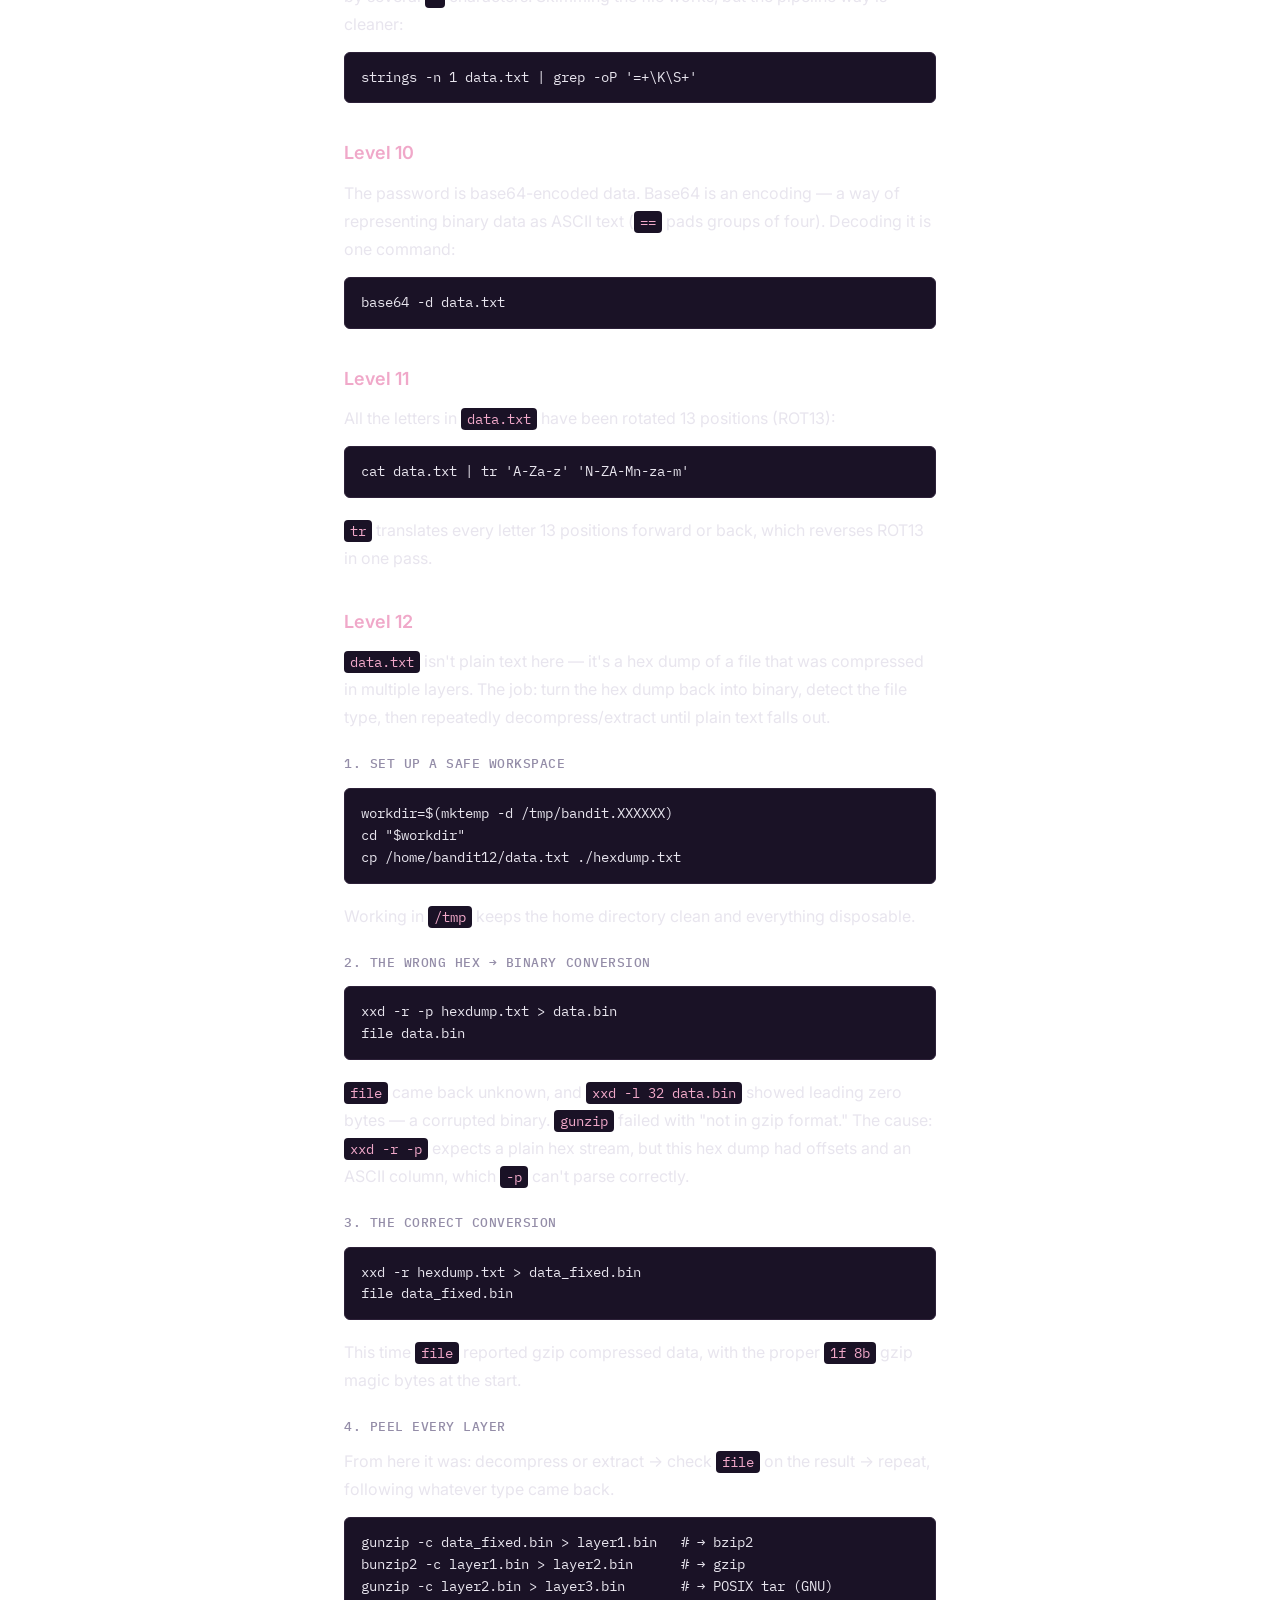
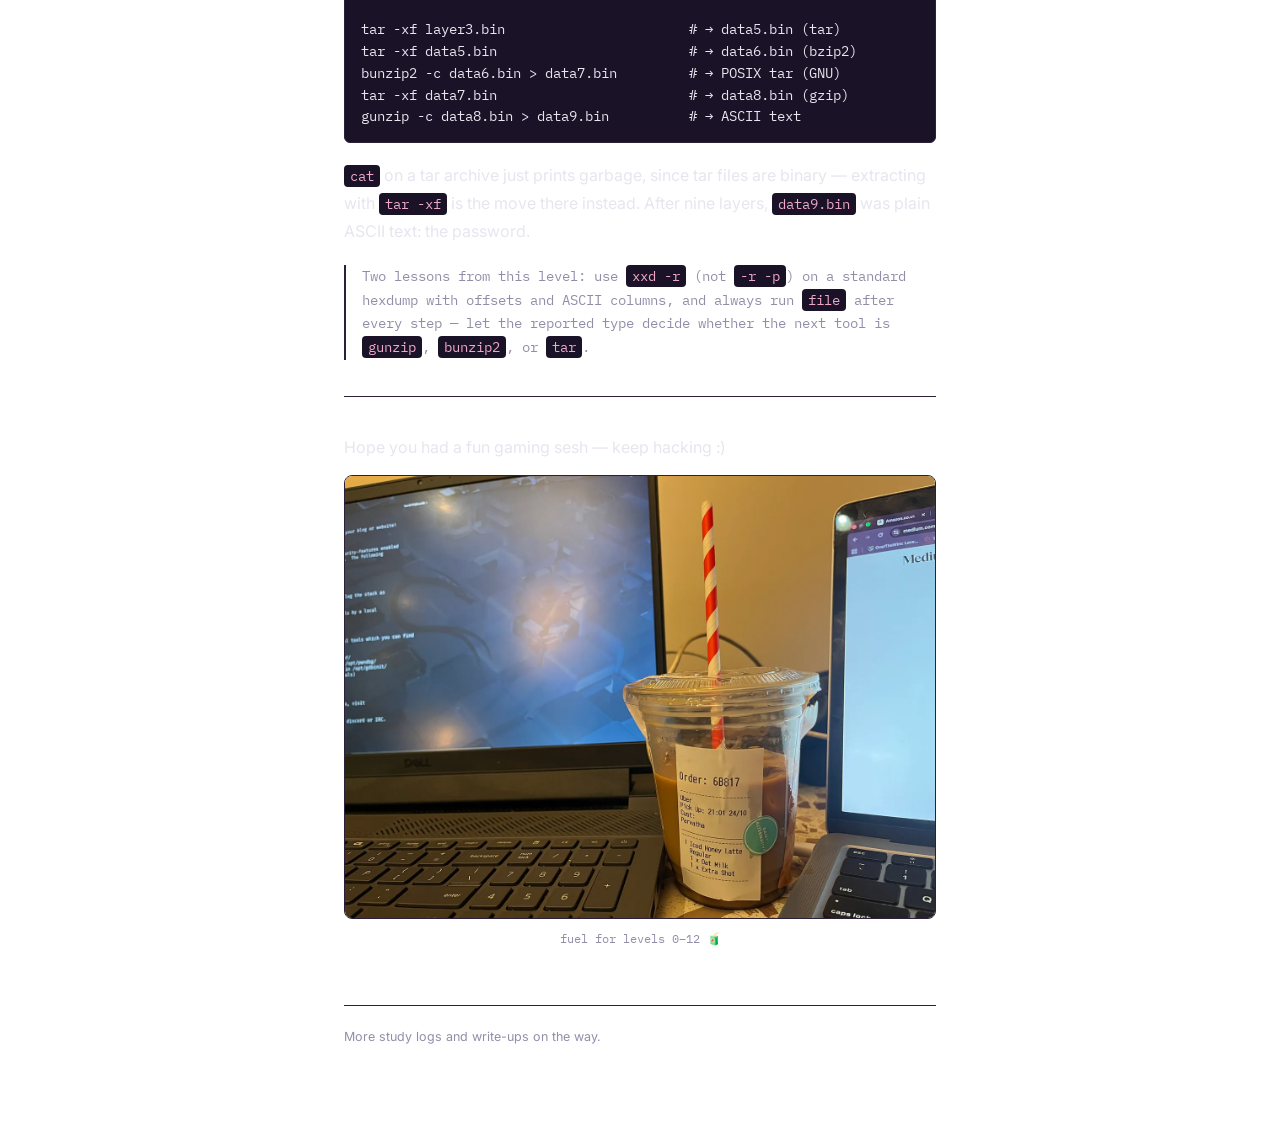
<file: blog/overthewire-bandit-0-12-walkthrough.html>
<!DOCTYPE html>
<html lang="en">
<head>
<meta charset="UTF-8">
<meta name="viewport" content="width=device-width, initial-scale=1.0">
<title>OverTheWire (Bandit) lvl 0–12: Walkthrough · Parvatha Varshini</title>
<meta name="description" content="A level-by-level walkthrough of OverTheWire Bandit levels 0 through 12 — a gamified way of learning Linux/Unix.">
<style>
  @import url('https://fonts.googleapis.com/css2?family=Caveat:wght@600;700&family=Inter:wght@400;500;600&family=IBM+Plex+Mono:wght@400;500&display=swap');

  :root{
    --bg: #100b19;
    --surface: #1a1226;
    --line: #2c2038;
    --text: #e8e5ee;
    --text-muted: #948da8;
    --accent: #f0a8c9;
    --accent-dim: #b5789f;
  }

  *{ box-sizing:border-box; margin:0; padding:0; }
  html{ scroll-behavior:smooth; }

  body{
    background:
      radial-gradient(ellipse 900px 600px at 20% 0%, rgba(60,40,90,0.55), transparent 60%),
      radial-gradient(ellipse 900px 700px at 100% 100%, rgba(35,25,70,0.5), transparent 55%),
      linear-gradient(160deg, #0c1424 0%, #120e22 35%, #1a1230 65%, #150c1e 100%);
    background-attachment: fixed;
    color:var(--text);
    font-family:'Inter', sans-serif;
    line-height:1.75;
    font-size:16px;
    -webkit-font-smoothing:antialiased;
    min-height:100vh;
  }

  .wrap{
    max-width:640px;
    margin:0 auto;
    padding:72px 24px 80px;
  }

  .back{
    display:inline-block;
    font-family:'Inter', sans-serif;
    font-size:13.5px;
    color:var(--text-muted);
    text-decoration:none;
    border-bottom:1px solid transparent;
    margin-bottom:32px;
  }
  .back:hover{ color:var(--accent); border-color:var(--accent); }

  header{ margin-bottom:40px; }

  .post-date{
    font-family:'IBM Plex Mono', monospace;
    font-size:11.5px;
    color:var(--text-muted);
    letter-spacing:0.08em;
    text-transform:uppercase;
    margin-bottom:14px;
  }

  h1{
    font-family:'Caveat', cursive;
    font-weight:700;
    font-size:42px;
    line-height:1.15;
    color:var(--text);
  }

  article h2{
    font-family:'Inter', sans-serif;
    font-weight:600;
    font-size:18px;
    color:var(--accent);
    margin-top:34px;
    margin-bottom:10px;
  }

  article h3{
    font-family:'IBM Plex Mono', monospace;
    font-weight:500;
    font-size:13px;
    color:var(--text-muted);
    letter-spacing:0.04em;
    text-transform:uppercase;
    margin-top:22px;
    margin-bottom:8px;
  }

  article p{ color:var(--text); margin-bottom:14px; }

  article ul{
    margin:0 0 14px 0;
    padding-left:20px;
    color:var(--text);
  }
  article li{ margin-bottom:6px; }

  article a{
    color:var(--text);
    border-bottom:1px solid var(--accent-dim);
    text-decoration:none;
  }
  article a:hover{ color:var(--accent); border-color:var(--accent); }

  code{
    font-family:'IBM Plex Mono', monospace;
    font-size:13.5px;
    color:var(--accent);
    background:var(--surface);
    padding:2px 6px;
    border-radius:4px;
  }

  pre{
    font-family:'IBM Plex Mono', monospace;
    font-size:13px;
    color:var(--text);
    background:var(--surface);
    border:1px solid var(--line);
    border-radius:6px;
    padding:14px 16px;
    overflow-x:auto;
    margin:12px 0 18px;
    line-height:1.6;
  }
  pre code{
    background:none;
    padding:0;
    color:var(--text);
  }

  .callout{
    font-family:'IBM Plex Mono', monospace;
    font-size:13.5px;
    color:var(--text-muted);
    border-left:2px solid var(--line);
    padding-left:16px;
    margin:20px 0;
  }

  .divider{
    height:1px;
    background:var(--line);
    margin:36px 0;
    border:none;
  }

  .closing-photo{
    width:100%;
    border-radius:8px;
    border:1px solid var(--line);
    margin-top:12px;
    display:block;
  }
  .photo-caption{
    font-family:'IBM Plex Mono', monospace;
    font-size:11.5px;
    color:var(--text-muted);
    margin-top:10px;
    text-align:center;
  }

  footer{
    margin-top:56px;
    padding-top:20px;
    border-top:1px solid var(--line);
    font-family:'Inter', sans-serif;
    font-size:12.5px;
    color:var(--text-muted);
  }

  @media (max-width:480px){
    .wrap{ padding:48px 18px 60px; }
    h1{ font-size:32px; }
  }
</style>
</head>
<body>
  <div class="wrap">

    <a class="back" href="/blog/">← back to blog</a>

    <header>
      <div class="post-date">Write-up</div>
      <h1>OverTheWire (Bandit) lvl 0–12: Walkthrough</h1>
    </header>

    <article>
      <p>This is a gamified way of learning Linux/Unix. So, let's get into it!</p>

      <h2>Level 0</h2>
      <p>The goal is simply to connect to the game using SSH, on host <code>bandit.labs.overthewire.org</code>, port <code>2220</code>, with the given password <code>bandit0</code>.</p>
      <pre><code>ssh username@hostname -p portnumber
ssh bandit0@bandit.labs.overthewire.org -p 2220</code></pre>

      <h2>Level 1</h2>
      <p>The password is stored in a readme file in the home directory. Check the working directory, list its contents, and read the file:</p>
      <pre><code>pwd
ls
cat readme</code></pre>
      <p class="callout">Tip: keep a local note + password file for Bandit. Exit the SSH connection (Bandit won't let you create files/directories on the box) and run <code>nano banditnotes</code> locally to keep track as you go.</p>

      <h2>Level 2</h2>
      <p>Same idea as Level 1, but the file is named <code>-</code>. That's a special symbol in Linux — the standard "option" character — so files starting with it can't be referenced like normal files. <code>cat -</code> won't work, but prefixing the path fixes it:</p>
      <pre><code>ls
cat ./-</code></pre>

      <h2>Level 3</h2>
      <p>The file is called <code>--spaces in this filename--</code>, in the home directory. Anything starting with <code>-</code> looks like an option to commands, even quoted. Either tell the command to stop parsing options with <code>--</code>, or prefix with <code>./</code>:</p>
      <pre><code>cat -- "--spaces in this filename--"</code></pre>

      <h2>Level 4</h2>
      <p>The password is in a hidden file (a dotfile) inside a directory called <code>inhere</code>, named <code>...Hiding-From_You</code>. The leading dots confuse the shell into reading it as a parent-directory reference, so point straight at it:</p>
      <pre><code>cat ./...Hiding-From_You</code></pre>

      <h2>Level 5</h2>
      <p>The password is in the only human-readable file inside <code>inhere</code>. List everything, then filter by type:</p>
      <pre><code>file * 2>/dev/null | grep -i -E 'text|ascii'</code></pre>
      <p>That prints a short type for each file, and <code>grep</code> filters for text/ASCII ones. The match was <code>-file07</code>, so:</p>
      <pre><code>cat -- -file07</code></pre>

      <h2>Level 6</h2>
      <p>This password is somewhere in <code>inhere</code>, in a file that's human-readable, exactly 1033 bytes, and not executable:</p>
      <pre><code>find -type f -size 1033c ! -perm /111 -print -quit</code></pre>
      <ul>
        <li><code>-type f</code> — regular files only</li>
        <li><code>-size 1033c</code> — exactly 1033 bytes (<code>c</code> = bytes)</li>
        <li><code>! -perm /111</code> — not executable by owner/group/other</li>
      </ul>
      <p>Then confirm and read it: <code>file "$file_path"</code> and <code>cat "$file_path"</code>.</p>

      <h2>Level 7</h2>
      <p>Now the password lives somewhere on the whole server: owned by user <code>bandit7</code>, group <code>bandit6</code>, exactly 33 bytes.</p>
      <pre><code>find / -type f -user bandit7 -group bandit6 -size 33c 2>/dev/null -print</code></pre>
      <ul>
        <li><code>find /</code> — search from root, the entire filesystem</li>
        <li><code>-type f</code> — regular files only</li>
        <li><code>-user bandit7</code> / <code>-group bandit6</code> — ownership filters</li>
        <li><code>-size 33c</code> — exactly 33 bytes</li>
        <li><code>2>/dev/null</code> — hides "Permission denied" noise</li>
      </ul>
      <p>Then <code>cat</code> whatever path gets printed.</p>

      <h2>Level 8</h2>
      <p>The password sits in a huge text file, <code>data.txt</code>, right next to the word "millionth." A tiny <code>awk</code> script handles this cleanly:</p>
      <pre><code>awk '{
  for(i=1;i&lt;NF;i++){
    if($i=="millionth") print $(i+1)
  }
}' data.txt</code></pre>
      <p><code>NF</code> is the number of fields (words) on the line; the loop scans each word, and whenever it matches "millionth," it prints the next one. One token per line, for every occurrence.</p>

      <h2>Level 9</h2>
      <p>The password is one of the few human-readable strings in <code>data.txt</code>, preceded by several <code>=</code> characters. Skimming the file works, but the pipeline way is cleaner:</p>
      <pre><code>strings -n 1 data.txt | grep -oP '=+\K\S+'</code></pre>

      <h2>Level 10</h2>
      <p>The password is base64-encoded data. Base64 is an encoding — a way of representing binary data as ASCII text (<code>==</code> pads groups of four). Decoding it is one command:</p>
      <pre><code>base64 -d data.txt</code></pre>

      <h2>Level 11</h2>
      <p>All the letters in <code>data.txt</code> have been rotated 13 positions (ROT13):</p>
      <pre><code>cat data.txt | tr 'A-Za-z' 'N-ZA-Mn-za-m'</code></pre>
      <p><code>tr</code> translates every letter 13 positions forward or back, which reverses ROT13 in one pass.</p>

      <h2>Level 12</h2>
      <p><code>data.txt</code> isn't plain text here — it's a hex dump of a file that was compressed in multiple layers. The job: turn the hex dump back into binary, detect the file type, then repeatedly decompress/extract until plain text falls out.</p>

      <h3>1. Set up a safe workspace</h3>
      <pre><code>workdir=$(mktemp -d /tmp/bandit.XXXXXX)
cd "$workdir"
cp /home/bandit12/data.txt ./hexdump.txt</code></pre>
      <p>Working in <code>/tmp</code> keeps the home directory clean and everything disposable.</p>

      <h3>2. The wrong hex → binary conversion</h3>
      <pre><code>xxd -r -p hexdump.txt > data.bin
file data.bin</code></pre>
      <p><code>file</code> came back unknown, and <code>xxd -l 32 data.bin</code> showed leading zero bytes — a corrupted binary. <code>gunzip</code> failed with "not in gzip format." The cause: <code>xxd -r -p</code> expects a plain hex stream, but this hex dump had offsets and an ASCII column, which <code>-p</code> can't parse correctly.</p>

      <h3>3. The correct conversion</h3>
      <pre><code>xxd -r hexdump.txt > data_fixed.bin
file data_fixed.bin</code></pre>
      <p>This time <code>file</code> reported gzip compressed data, with the proper <code>1f 8b</code> gzip magic bytes at the start.</p>

      <h3>4. Peel every layer</h3>
      <p>From here it was: decompress or extract → check <code>file</code> on the result → repeat, following whatever type came back.</p>
      <pre><code>gunzip -c data_fixed.bin > layer1.bin   # → bzip2
bunzip2 -c layer1.bin > layer2.bin      # → gzip
gunzip -c layer2.bin > layer3.bin       # → POSIX tar (GNU)

tar -xf layer3.bin                       # → data5.bin (tar)
tar -xf data5.bin                        # → data6.bin (bzip2)
bunzip2 -c data6.bin > data7.bin         # → POSIX tar (GNU)
tar -xf data7.bin                        # → data8.bin (gzip)
gunzip -c data8.bin > data9.bin          # → ASCII text</code></pre>
      <p><code>cat</code> on a tar archive just prints garbage, since tar files are binary — extracting with <code>tar -xf</code> is the move there instead. After nine layers, <code>data9.bin</code> was plain ASCII text: the password.</p>

      <div class="callout">Two lessons from this level: use <code>xxd -r</code> (not <code>-r -p</code>) on a standard hexdump with offsets and ASCII columns, and always run <code>file</code> after every step — let the reported type decide whether the next tool is <code>gunzip</code>, <code>bunzip2</code>, or <code>tar</code>.</div>

      <hr class="divider">

      <p>Hope you had a fun gaming sesh — keep hacking :)</p>

      <img class="closing-photo" src="[data-uri]" alt="Late-night Bandit session — laptop screen mid-terminal next to an iced honey latte">
      <div class="photo-caption">fuel for levels 0–12 🧃</div>
    </article>

    <footer>
      <span>More study logs and write-ups on the way.</span>
    </footer>

  </div>
</body>
</html>
</file>
<file: style.css>
@import url('https://fonts.googleapis.com/css2?family=IBM+Plex+Mono:wght@400;500;600;700&display=swap');

:root{
  --bg: #0b0714;
  --bg2: #120b1f;
  --surface: #150f22;
  --surface-2: #1b1330;
  --line: #2c2140;
  --line-bright: #3d2c5c;
  --text: #e8e2f3;
  --muted: #9186ab;
  --dim: #5f5578;
  --purple: #b088ff;
  --purple-bright: #d9b8ff;
  --cyan: #6ee7d0;
  --pink: #ff8fd4;
  --red: #ff6b8a;
  --yellow: #f0c674;
}

*{ box-sizing:border-box; margin:0; padding:0; }
html{ scroll-behavior:smooth; }

body{
  background:
    radial-gradient(ellipse 900px 500px at 15% -5%, rgba(120,70,200,0.22), transparent 60%),
    radial-gradient(ellipse 800px 600px at 100% 10%, rgba(80,40,150,0.18), transparent 55%),
    radial-gradient(ellipse 700px 500px at 50% 100%, rgba(60,30,110,0.2), transparent 60%),
    var(--bg);
  background-attachment: fixed;
  color: var(--text);
  font-family: 'IBM Plex Mono', monospace;
  font-size: 15px;
  line-height: 1.7;
  min-height: 100vh;
  -webkit-font-smoothing: antialiased;
}

a{ color: var(--purple-bright); text-decoration: none; border-bottom: 1px solid var(--purple); transition: color .15s ease, border-color .15s ease; }
a:hover{ color: var(--cyan); border-color: var(--cyan); }

::selection{ background: var(--purple); color: var(--bg); }

/* ---- top terminal nav ---- */
.termnav{
  max-width: 760px;
  margin: 28px auto 0;
  padding: 0 20px;
  display: flex;
  flex-wrap: wrap;
  align-items: center;
  gap: 4px 18px;
  font-size: 13.5px;
}
.termnav .prompt{
  color: var(--cyan);
  white-space: nowrap;
}
.termnav .prompt::after{ content: ""; }
.termnav .cmds{
  display: flex;
  flex-wrap: wrap;
  gap: 4px 16px;
}
.termnav .cmds a{
  color: var(--muted);
  border-bottom: 1px solid transparent;
}
.termnav .cmds a::before{ content: "cd "; color: var(--dim); }
.termnav .cmds a:hover{ color: var(--purple-bright); border-color: var(--purple); }
.termnav .cmds a.active{ color: var(--purple-bright); border-color: var(--purple); }

/* ---- terminal window frame ---- */
.wrap{
  max-width: 760px;
  margin: 0 auto;
  padding: 22px 20px 72px;
}

.term-frame{
  background: var(--surface);
  border: 1px solid var(--line);
  border-radius: 10px;
  overflow: hidden;
  box-shadow: 0 30px 80px -30px rgba(80,30,150,0.5), 0 0 0 1px rgba(176,136,255,0.03);
}

.term-titlebar{
  display: flex;
  align-items: center;
  gap: 10px;
  padding: 12px 16px;
  background: var(--surface-2);
  border-bottom: 1px solid var(--line);
}
.term-dots{ display:flex; gap:7px; }
.term-dots span{ width:11px; height:11px; border-radius:50%; display:block; }
.term-dots span:nth-child(1){ background: var(--red); }
.term-dots span:nth-child(2){ background: var(--yellow); }
.term-dots span:nth-child(3){ background: #6ee787; }
.term-titlebar .fname{
  color: var(--muted);
  font-size: 12.5px;
  margin-left: 4px;
}

.term-body{ padding: 32px 30px 36px; }

@media (max-width:480px){
  .term-body{ padding: 24px 18px 28px; }
}

/* ---- home hero / whoami ---- */
.boot{
  font-size: 14px;
  color: var(--muted);
  margin-bottom: 26px;
}
.boot .line{ margin-bottom: 6px; opacity:0; animation: fadein .3s ease forwards; }
.boot .in{ color: var(--text); }
.boot .out{ color: var(--purple-bright); }
.boot .cursor{
  display:inline-block;
  width: 8px; height: 15px;
  background: var(--cyan);
  margin-left: 2px;
  vertical-align: -2px;
  animation: blink 1s step-end infinite;
}
@keyframes fadein{ to{ opacity:1; } }
@keyframes blink{ 50%{ opacity:0; } }

h1{
  font-size: 26px;
  font-weight: 700;
  color: var(--text);
  margin-bottom: 4px;
  letter-spacing: -0.01em;
}
.role{
  color: var(--purple-bright);
  font-size: 13.5px;
  margin-bottom: 26px;
}
.role::before{ content: "// "; color: var(--dim); }

section{ margin-bottom: 30px; }
p{ color: var(--text); }
p + p{ margin-top: 14px; }

.prose-block{
  border-left: 2px solid var(--line-bright);
  padding-left: 18px;
}

/* ---- links row ---- */
.links{
  display:flex;
  flex-wrap:wrap;
  gap: 8px 20px;
  font-size: 13.5px;
}
.links a::before{ content: "/ "; color: var(--dim); }

/* ---- cards (projects) ---- */
.card{
  border: 1px solid var(--line);
  border-radius: 8px;
  padding: 20px 22px;
  margin-bottom: 16px;
  background: rgba(255,255,255,0.012);
  transition: border-color .15s ease, transform .15s ease;
}
.card:hover{ border-color: var(--purple); }
.card .card-head{
  display:flex;
  align-items:baseline;
  justify-content: space-between;
  gap: 12px;
  flex-wrap: wrap;
  margin-bottom: 8px;
}
.card h2{
  font-size: 16px;
  color: var(--text);
}
.card h2::before{ content: "$ "; color: var(--cyan); }
.card .repo-link{
  font-size: 12.5px;
  white-space: nowrap;
}
.card p{ color: var(--muted); font-size: 14px; }

/* ---- sites list ---- */
.site-item{
  padding: 16px 0;
  border-bottom: 1px solid var(--line);
}
.site-item:last-child{ border-bottom: none; }
.site-item .site-head{ display:flex; align-items:baseline; gap:10px; flex-wrap:wrap; margin-bottom: 6px; }
.site-item h2{ font-size: 15.5px; }
.site-item h2::before{ content: "> "; color: var(--cyan); }
.site-item .url{ font-size: 12px; color: var(--dim); }
.site-item p{ color: var(--muted); font-size: 14px; }

/* ---- blog list ---- */
.post-item{
  padding: 18px 0;
  border-bottom: 1px solid var(--line);
}
.post-item:last-child{ border-bottom: none; }
.post-item h2{ font-size: 16px; margin-bottom: 4px; }
.post-item h2::before{ content: "# "; color: var(--cyan); }
.post-item .meta{ font-size: 12px; color: var(--dim); margin-bottom: 8px; }
.post-item p{ color: var(--muted); font-size: 14px; }
.soon{
  color: var(--dim);
  font-size: 13px;
  margin-top: 22px;
  padding-top: 18px;
  border-top: 1px dashed var(--line);
}

/* ---- blog post ---- */
.post-meta{
  color: var(--dim);
  font-size: 12.5px;
  margin-bottom: 24px;
}
.post h2{
  font-size: 17px;
  color: var(--purple-bright);
  margin: 30px 0 12px;
}
.post ul{ padding-left: 22px; margin: 10px 0; color: var(--text); }
.post li{ margin-bottom: 6px; }
.post p{ margin-bottom: 14px; }

/* ---- contact ---- */
.contact-grid{
  display: grid;
  gap: 14px;
}
.contact-row{
  display:flex;
  align-items: baseline;
  gap: 14px;
  padding: 14px 0;
  border-bottom: 1px solid var(--line);
}
.contact-row:last-child{ border-bottom: none; }
.contact-row .key{
  color: var(--cyan);
  font-size: 13px;
  min-width: 90px;
}
.contact-row .key::before{ content: "["; color: var(--dim); }
.contact-row .key::after{ content: "]"; color: var(--dim); }
.contact-row .val a{ font-size: 14.5px; }

footer{
  max-width: 760px;
  margin: 0 auto;
  padding: 0 20px 60px;
  font-size: 12px;
  color: var(--dim);
  display:flex;
  justify-content: space-between;
  flex-wrap: wrap;
  gap: 10px;
}
</file>
